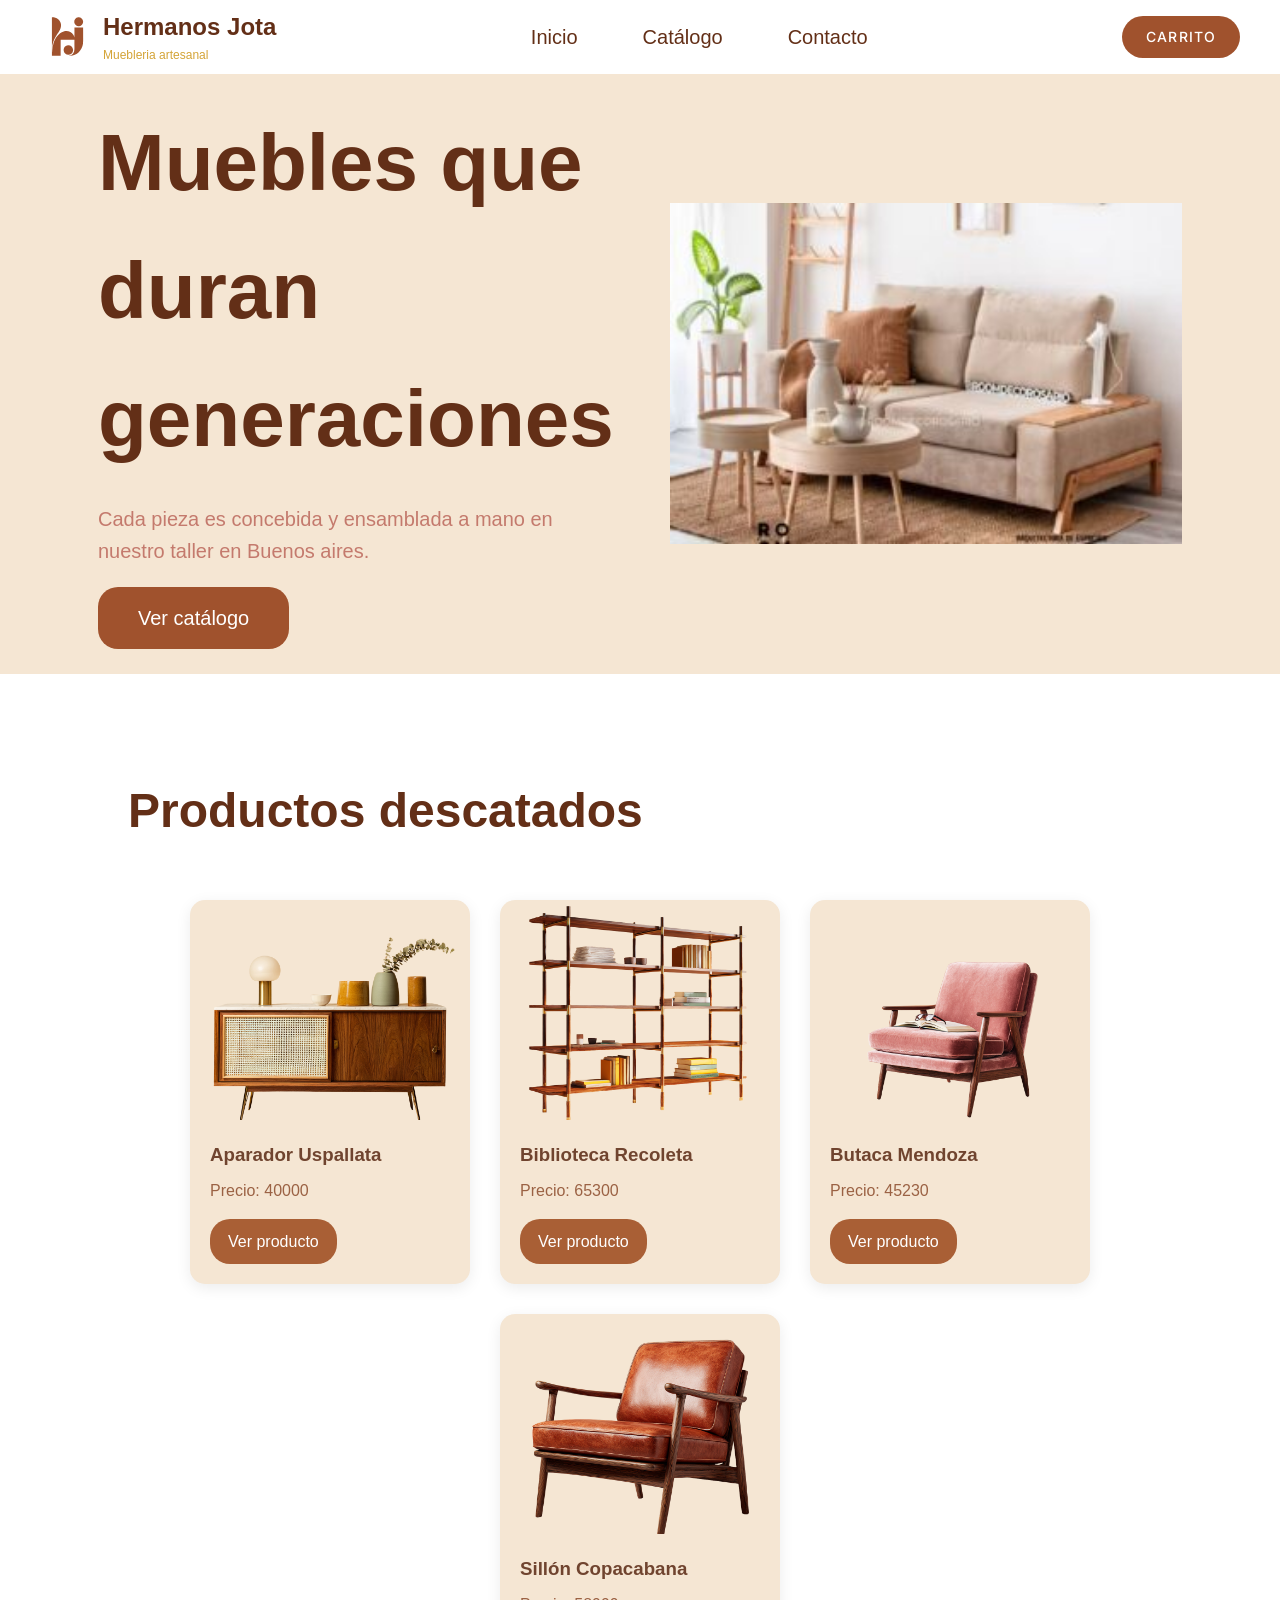
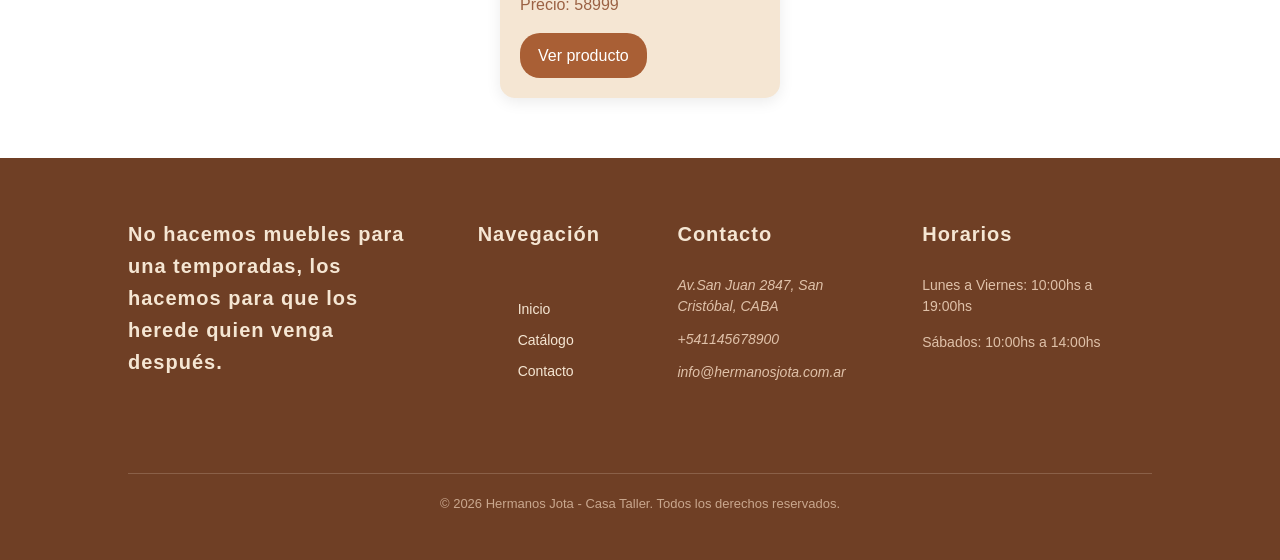
<file: index.html>
<!DOCTYPE html>
<html lang="es">
  <head>
    <meta charset="UTF-8">
    <meta name="viewport" content="width=device-width, initial-scale=1.0">
    <title>Mueblería Artesanal - Hermanos Jota</title>

    <link rel="stylesheet" href="./css/global.css">
    <link rel="stylesheet" href="./css/index.css">
  </head>
  <body>
    <header>
      <nav class="container-nav" >
        <!-- LOGO -->
        <a href="index.html" class="logo-nav">  
          <img src="./assets/images/logo.svg" alt="Logo">
          <div class="text-nav">
            <h2>Hermanos Jota</h2>
            <p>Muebleria artesanal</p>
          </div>
        </a>
          
        <!-- NAVEGACION PRINCIPAL-->
        <ul class="items-nav">
          <li>
            <a href="index.html">Inicio</a>
          </li>
          <li>
            <a href="./html/catalogo.html">Catálogo</a>
          </li>
          <li>
            <a href="./html/contacto.html">Contacto</a>
          </li>
        </ul>

        <!-- CARRITO -->
        <a href="./html/carrito.html" class="cart-button">Carrito</a>

      </nav>
    </header>
    
    <main>
      <!-- HERO BANNER -->
      <section class="container-hero-banner">
        <div class="hero-info">
          <h1 class="title-banner">Muebles que duran generaciones</h1>
          <p class="text-banner">Cada pieza es concebida y ensamblada a mano en nuestro taller en Buenos aires.</p>
          <a href="./html/catalogo.html" class="btn-catalogo-banner" >Ver catálogo</a>
        </div>

        <div class="hero-img">
          <img src="./assets/images/hero-banner.png" alt="Producto de muestra.">
        </div>
      </section>

      <!-- PRODUCTOS DESTACADOS -->
      <section class="container-products-destac" id="contenedor-destac">
        <h2>Productos descatados</h2>

        <!-- <article class="producto">
          <img src="./assets/images/sofa-patagonia.png" alt="Sofá Patagonia">
          <h3>Sofá Patagonia</h3>
          <p>Sofá de tres cuerpos tapizado en lino Warm Alabaster con patas cónicas de maderas.</p>
          <p>$550.000</p>
          <a href="./html/producto.html">Ver producto</a>
        </article>

        <article class="producto">
          <img src="./assets/images/sillas-cordoba.png" alt="Sillas Córdoba">
          <h3>Sillas Córdoba</h3>
          <p>Set de cuatro sillas apilables en contrachapado moldeado de nogal y estructura tubular pintada en Sage Green.</p>
          <p>$150.000</p>
          <a href="./html/producto.html">Ver producto</a>
        </article>

        <article class="producto">
          <img src="./assets/images/biblioteca-recoleta.png" loading="lazy" alt="Biblioteca Recoleta">
          <h3>Biblioteca Recoleta</h3>
          <p>Sistema modular de estantes abierto que combina estructura de acero Sage Green y repisas en roble claro.</p>
          <p>$405.000</p>
          <a href="./html/producto.html">Ver producto</a>
        </article>

        <article class="producto">
          <img src="./assets/images/escritorio-costa.png" alt="Escritorio Costa">
          <h3>Escritorio Costa</h3>
          <p>Escritorio compacto con cajón organizado y tapa pasacables integrada en bambú laminado.</p>
          <p>$325.000</p>
          <a href="./html/producto.html">Ver producto</a>
        </article> -->
      </section>

    </main>

    <footer class="container-footer">
      <h3>No hacemos muebles para una temporadas, los hacemos para que los herede quien venga después.</h3>
      <!-- NAVEGACION FOOTER -->
      <section class="footer-nav">
        <h3>Navegación</h3>
        <nav>
          <ul>
            <li><a href="index.html">Inicio</a></li>
            <li><a href="./html/catalogo.html">Catálogo</a></li>
            <li><a href="./html/contacto.html">Contacto</a></li>
          </ul>
        </nav>
      </section>

      <!-- CONTACTO -->
      <section class="footer-contact">
        <h3>Contacto</h3>

        <address>
          <p>Av.San Juan 2847, San Cristóbal, CABA</p>
          <p>+541145678900</p>
          <p>info@hermanosjota.com.ar</p>
        </address>

      </section>

      <!-- HORARIOS -->
      <section class="footer-hours">
        <h3>Horarios</h3>
        <p>Lunes a Viernes: 10:00hs a 19:00hs</p>
        <p>Sábados: 10:00hs a 14:00hs </p>
      </section>

      <section class="footer-copy">
        <p>&copy; 2026 Hermanos Jota - Casa Taller. Todos los derechos reservados.</p>
      </section>
    </footer>

    <script src="./js/index.js" type="module" ></script>
  </body>
</html>
</file>
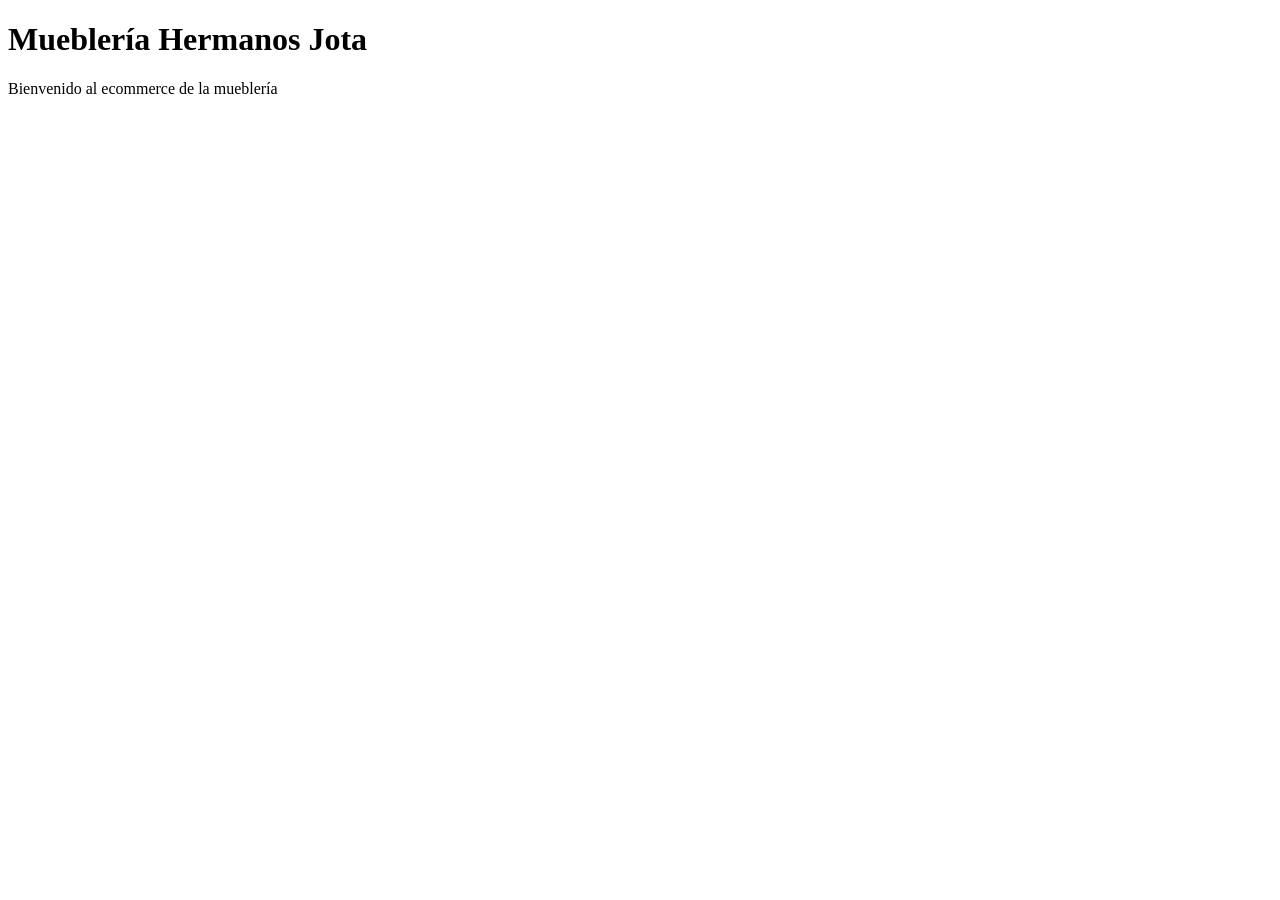
<file: docs/index.html>
<!DOCTYPE html>
<html lang="en">
<head>
  <meta charset="UTF-8">
  <meta name="viewport" content="width=device-width, initial-scale=1.0">
  <title>Mueblería Hermanos Jota - Inicio</title>
</head>
<body>
  <h1>Mueblería Hermanos Jota</h1>
  <p>Bienvenido al ecommerce de la mueblería</p>
</body>
</html>
</file>
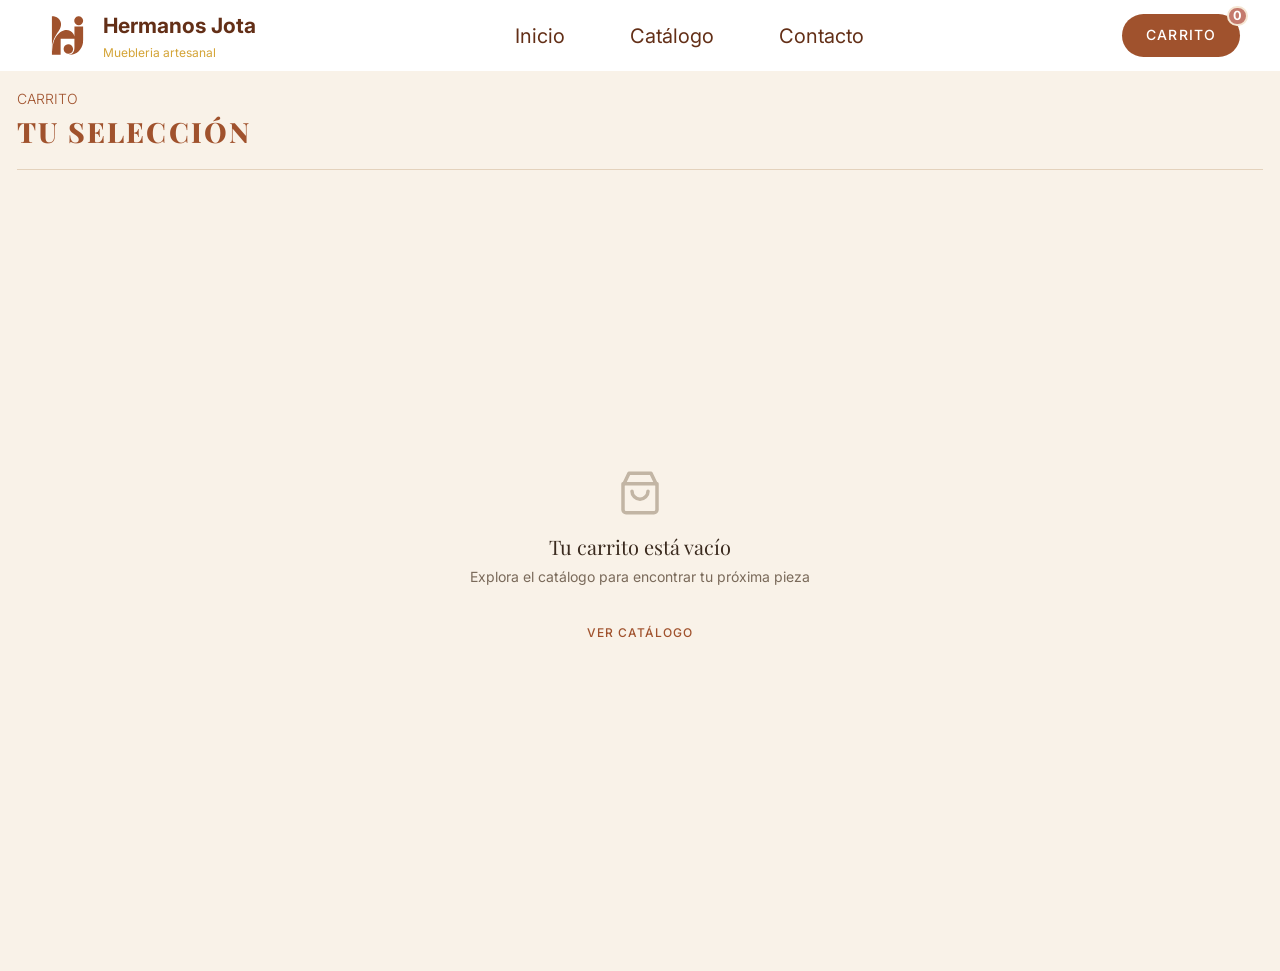
<file: html/carrito.html>
<!DOCTYPE html>
<html lang="es">

<head>
  <meta charset="UTF-8">
  <meta name="viewport" content="width=device-width, initial-scale=1.0">
  <meta name="description" content="Visualiza tu carrito actual en la página de Mueblería Hermanos Jota">
  <title>Carrito - Mueblería Jermanos Jota</title>
  <link rel="stylesheet" href="../css/global.css">
  <link rel="stylesheet" href="../css/carrito.css">
</head>

<body>
  <header>
    <nav class="container-nav">
      <!-- LOGO -->
      <a href="index.html" class="logo-nav">
        <img src="../assets/images/logo.svg" alt="Logo">
        <div class="text-nav">
          <h2>Hermanos Jota</h2>
          <p>Muebleria artesanal</p>
        </div>
      </a>
  
      <!-- NAVEGACION PRINCIPAL-->
      <ul class="items-nav">
        <li>
          <a href="../index.html">Inicio</a>
        </li>
        <li>
          <a href="catalogo.html">Catálogo</a>
        </li>
        <li>
          <a href="contacto.html">Contacto</a>
        </li>
      </ul>
  
      <!-- CARRITO -->
      <a href="carrito.html" class="cart-button">Carrito</a>
  
    </nav>
  </header>
  <main class="cart-page">
    <section class="cart-heading" aria-labelledby="cart-title">
      <p>Carrito</p>
      <h1>Tu selección</h1>
    </section>

    <section class="cart-content" aria-label="Productos agregados al carrito">
      <article id="empty-cart">
        <svg class="empty-cart-icon" aria-hidden="true" viewBox="0 0 40 46" focusable="false">
          <path d="M3 14.5h34v26a3 3 0 0 1-3 3H6a3 3 0 0 1-3-3v-26Z" />
          <path d="M4 14.5 9 4h22l5 10.5M12 22c0 4.4 3.6 8 8 8s8-3.6 8-8" />
        </svg>
        <h2>Tu carrito está vacío</h2>
        <p>Explora el catálogo para encontrar tu próxima pieza</p>
      
        <a href="./catalogo.html" class="button button-secondary">Ver catálogo</a>
      </article>

      <article id="not-empty-cart">
        <h2>Productos agregados</h2>
        
        <ul id="product-list">
        </ul>
        
        <section class="cart-summary" aria-labelledby="summary-title">
          <div class="summary-header">
            <h2>Total</h2>
            <p id="total-price">$ 0.00</p>
          </div>
        
          <p class="summary-message">El envío y armado se cotizan según domicilio al confirmar el pedido.</p>
        
          <div class="summary-actions">
            <button class="button button-primary" type="button">Finalizar compra</button>
            <button class="button button-secondary" type="button" id="clear-cart">Vaciar carrito</button>
          </div>
        </section>
      </article>
    </section>
  </main>

  <script type="module" src="../js/carrito.js"></script>
</body>

</html>
</file>
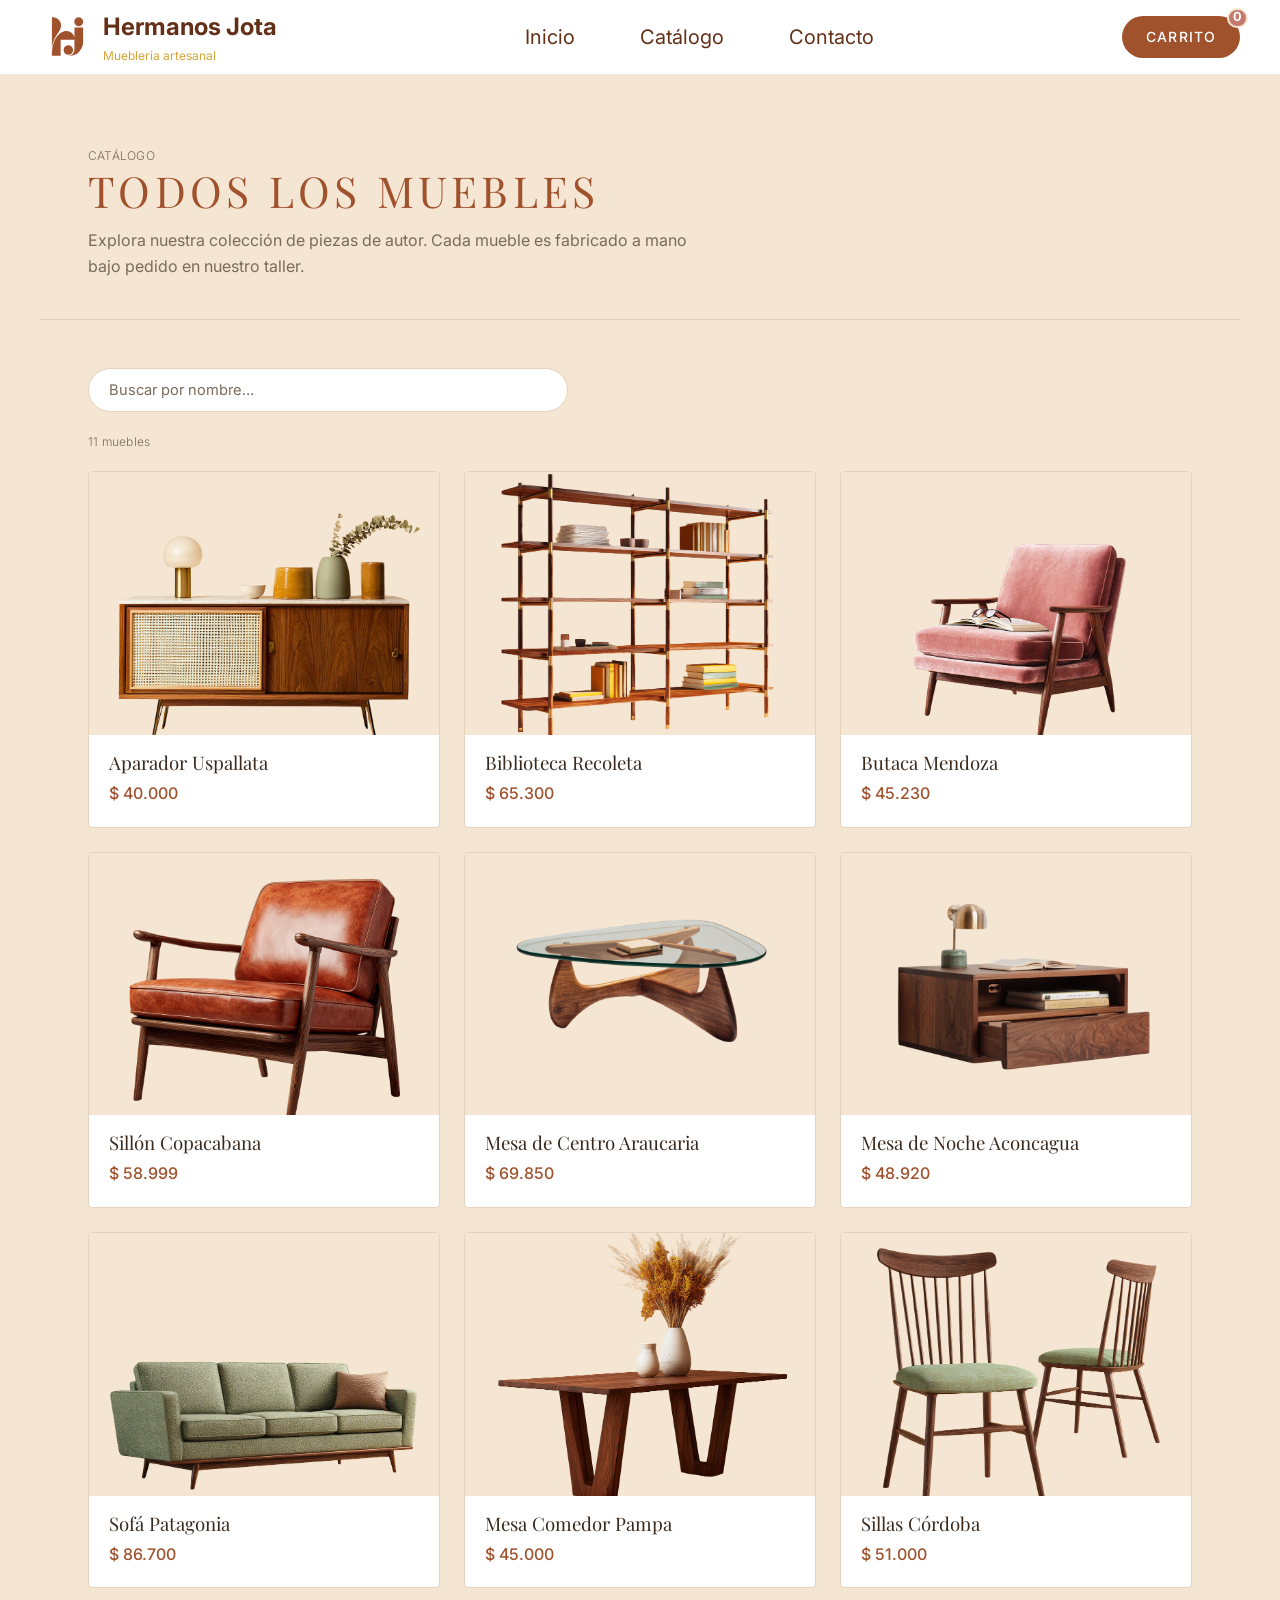
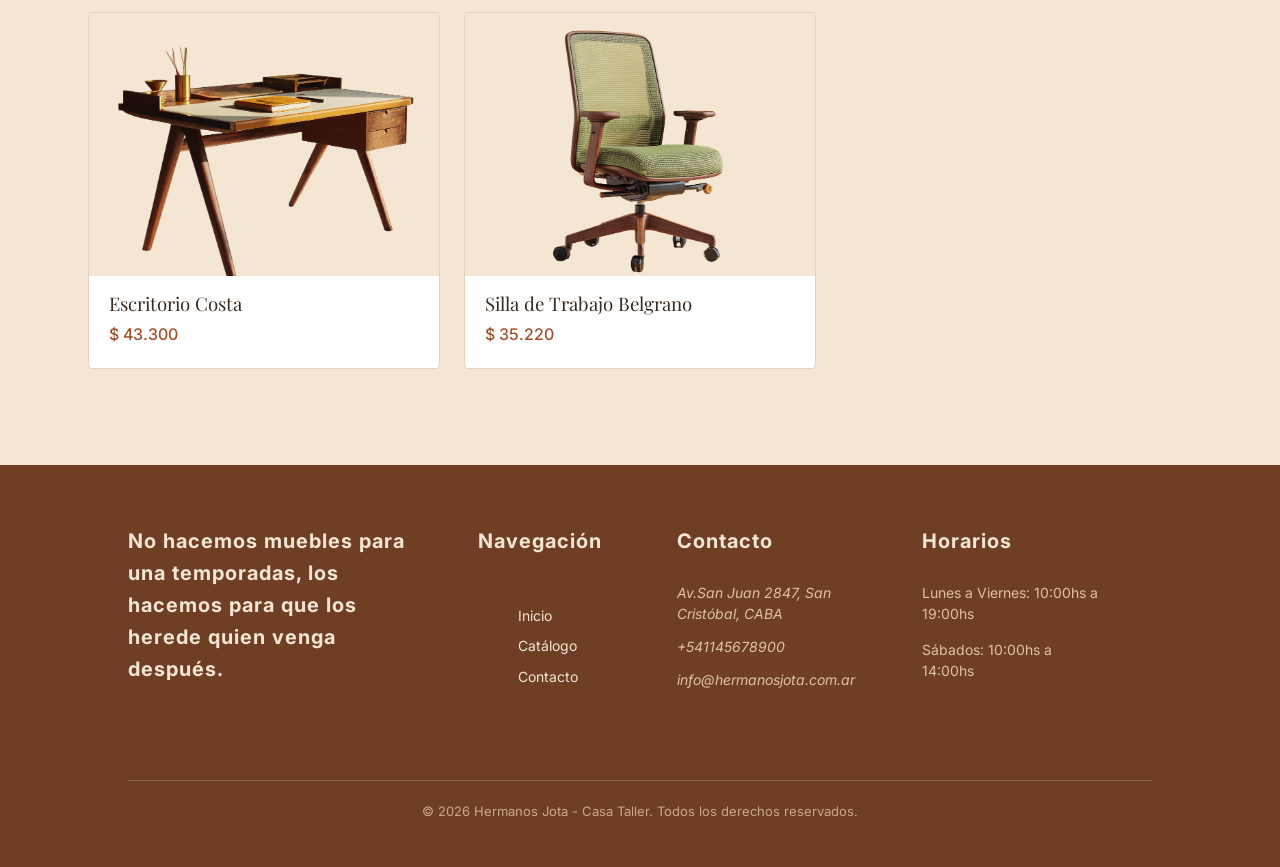
<file: html/catalogo.html>
<!DOCTYPE html>
<html lang="es">

<head>
    <meta charset="UTF-8">
    <meta name="viewport" content="width=device-width, initial-scale=1.0">
    <meta name="description" content="Catálogo de Mueblería Hermanos Jota: muebles de autor fabricados a mano bajo pedido en nuestro taller de Buenos Aires.">
    <title>Catálogo - Mueblería Hermanos Jota</title>
    <link rel="stylesheet" href="../css/global.css">
    <link rel="stylesheet" href="../css/catalogo.css">
</head>

<body>
    <header>
        <nav class="container-nav">
            <!-- LOGO -->
            <a href="index.html" class="logo-nav">
                <img src="../assets/images/logo.svg" alt="Logo">
                <div class="text-nav">
                    <h2>Hermanos Jota</h2>
                    <p>Muebleria artesanal</p>
                </div>
            </a>
    
            <!-- NAVEGACION PRINCIPAL-->
            <ul class="items-nav">
                <li>
                    <a href="../index.html">Inicio</a>
                </li>
                <li>
                    <a href="catalogo.html">Catálogo</a>
                </li>
                <li>
                    <a href="contacto.html">Contacto</a>
                </li>
            </ul>
    
            <!-- CARRITO -->
            <a href="carrito.html" class="cart-button">Carrito</a>
    
        </nav>
    </header>

    <main class="catalog-page">

        <!-- Presentación del catálogo -->
        <section class="catalog-hero" aria-labelledby="catalog-title">
            <p class="page-label">Catálogo</p>
            <h1 id="catalog-title">Todos los muebles</h1>
            <p>
                Explora nuestra colección de piezas de autor. Cada mueble es
                fabricado a mano bajo pedido en nuestro taller.
            </p>
        </section>

        <!-- Grilla de productos -->
        <section class="catalog" aria-labelledby="products-title">
            <h2 id="products-title" class="visually-hidden">Productos</h2>

            <!-- El campo de búsqueda lo implementa Gastón.
                 Solo por nombre: products.js todavía no tiene categoría. -->
            <form class="search-container" role="search">
                <label for="catalog-search" class="visually-hidden">Buscar productos</label>
                <input
                    type="search"
                    id="catalog-search"
                    class="search-input"
                    placeholder="Buscar por nombre..."
                    autocomplete="off"
                >
            </form>

            <!-- Estado de carga y cantidad de resultados -->
            <p id="results-count" class="results-count" aria-live="polite"></p>

            <!-- Las tarjetas (cada una en un <li>) se generan desde js/catalogo.js -->
            <ul id="catalog-grid" class="catalog-grid"></ul>
        </section>

    </main>

    <footer class="container-footer">
        <h3>No hacemos muebles para una temporadas, los hacemos para que los herede quien venga después.</h3>
        <!-- NAVEGACION FOOTER -->
        <section class="footer-nav">
            <h3>Navegación</h3>
            <nav>
                <ul>
                    <li><a href="index.html">Inicio</a></li>
                    <li><a href="./html/catalogo.html">Catálogo</a></li>
                    <li><a href="./html/contacto.html">Contacto</a></li>
                </ul>
            </nav>
        </section>
    
        <!-- CONTACTO -->
        <section class="footer-contact">
            <h3>Contacto</h3>
    
            <address>
                <p>Av.San Juan 2847, San Cristóbal, CABA</p>
                <p>+541145678900</p>
                <p>info@hermanosjota.com.ar</p>
            </address>
    
        </section>
    
        <!-- HORARIOS -->
        <section class="footer-hours">
            <h3>Horarios</h3>
            <p>Lunes a Viernes: 10:00hs a 19:00hs</p>
            <p>Sábados: 10:00hs a 14:00hs </p>
        </section>
    
        <section class="footer-copy">
            <p>&copy; 2026 Hermanos Jota - Casa Taller. Todos los derechos reservados.</p>
        </section>
    </footer>

    <script type="module" src="../js/catalogo.js"></script>
</body>

</html>
</file>
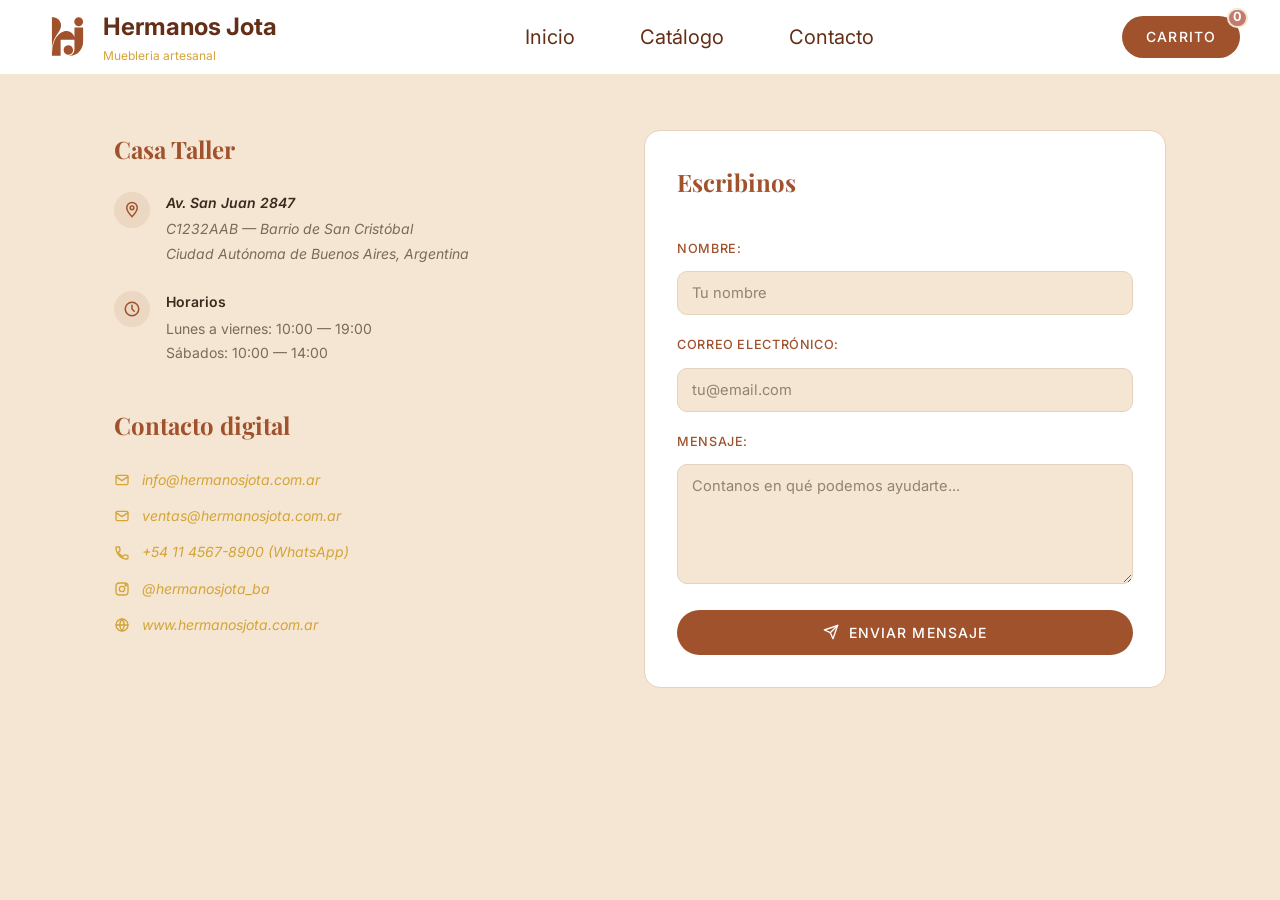
<file: html/contacto.html>
<!DOCTYPE html>
<html lang="es">
<head>
    <meta charset="UTF-8">
    <meta name="viewport" content="width=device-width, initial-scale=1.0">
    <title>Contacto</title>
    <link rel="stylesheet" href="../css/global.css">
    <link rel="stylesheet" href="../css/contacto.css">
</head>
<body>
    <header>
        <nav class="container-nav">
            <!-- LOGO -->
            <a href="index.html" class="logo-nav">
                <img src="../assets/images/logo.svg" alt="Logo">
                <div class="text-nav">
                    <h2>Hermanos Jota</h2>
                    <p>Muebleria artesanal</p>
                </div>
            </a>
    
            <!-- NAVEGACION PRINCIPAL-->
            <ul class="items-nav">
                <li>
                    <a href="../index.html">Inicio</a>
                </li>
                <li>
                    <a href="catalogo.html">Catálogo</a>
                </li>
                <li>
                    <a href="contacto.html">Contacto</a>
                </li>
            </ul>
    
            <!-- CARRITO -->
            <a href="carrito.html" class="cart-button">Carrito</a>
    
        </nav>
    </header>

    <main>
        <section class="contact-columns">

            <article class="contact-details">
                <h2 class="section-title">Casa Taller</h2>

                <address class="info-row">
                    <span class="icon-circle">
                        <svg viewBox="0 0 24 24" fill="none" stroke="currentColor" stroke-width="2" stroke-linecap="round" stroke-linejoin="round">
                            <path d="M12 21s7-7.58 7-12a7 7 0 1 0-14 0c0 4.42 7 12 7 12z"/>
                            <circle cx="12" cy="9" r="2.5"/>
                        </svg>
                    </span>
                    <div>
                        <p class="info-title">Av. San Juan 2847</p>
                        <p>C1232AAB — Barrio de San Cristóbal</p>
                        <p>Ciudad Autónoma de Buenos Aires, Argentina</p>
                    </div>
                </address>

                <section class="info-row">
                    <span class="icon-circle">
                        <svg viewBox="0 0 24 24" fill="none" stroke="currentColor" stroke-width="2" stroke-linecap="round" stroke-linejoin="round">
                            <circle cx="12" cy="12" r="9"/>
                            <path d="M12 7v5l3 3"/>
                        </svg>
                    </span>
                    <div>
                        <p class="info-title">Horarios</p>
                        <p>Lunes a viernes: 10:00 — 19:00</p>
                        <p>Sábados: 10:00 — 14:00</p>
                    </div>
                </section>

                <h2 class="section-title">Contacto digital</h2>
                <address>
                    <ul class="contact-list">
                        <li>
                            <svg viewBox="0 0 24 24" fill="none" stroke="currentColor" stroke-width="2" stroke-linecap="round" stroke-linejoin="round"><rect x="3" y="5" width="18" height="14" rx="2"/><path d="m3 7 9 6 9-6"/></svg>
                            info@hermanosjota.com.ar
                        </li>
                        <li>
                            <svg viewBox="0 0 24 24" fill="none" stroke="currentColor" stroke-width="2" stroke-linecap="round" stroke-linejoin="round"><rect x="3" y="5" width="18" height="14" rx="2"/><path d="m3 7 9 6 9-6"/></svg>
                            ventas@hermanosjota.com.ar
                        </li>
                        <li>
                            <svg viewBox="0 0 24 24" fill="none" stroke="currentColor" stroke-width="2" stroke-linecap="round" stroke-linejoin="round"><path d="M6.6 10.8a15 15 0 0 0 6.6 6.6l2.2-2.2a1 1 0 0 1 1-.25 11 11 0 0 0 3.5.56 1 1 0 0 1 1 1V20a1 1 0 0 1-1 1A17 17 0 0 1 3 4a1 1 0 0 1 1-1h3.5a1 1 0 0 1 1 1 11 11 0 0 0 .56 3.5 1 1 0 0 1-.25 1z"/></svg>
                            +54 11 4567-8900 (WhatsApp)
                        </li>
                        <li>
                            <svg viewBox="0 0 24 24" fill="none" stroke="currentColor" stroke-width="2" stroke-linecap="round" stroke-linejoin="round"><rect x="3" y="3" width="18" height="18" rx="5"/><circle cx="12" cy="12" r="4"/><circle cx="17.5" cy="6.5" r="1"/></svg>
                            @hermanosjota_ba
                        </li>
                        <li>
                            <svg viewBox="0 0 24 24" fill="none" stroke="currentColor" stroke-width="2" stroke-linecap="round" stroke-linejoin="round"><circle cx="12" cy="12" r="9"/><path d="M3 12h18M12 3a14 14 0 0 1 0 18 14 14 0 0 1 0-18z"/></svg>
                            www.hermanosjota.com.ar
                        </li>
                    </ul>
                </address>
            </article>

            <section class="contact-form-card" aria-labelledby="form-title">
                <h2 id="form-title">Escribinos</h2>
                <form action="enviar_formulario.php" method="post">
                    <label for="nombre">Nombre:</label>
                    <input type="text" id="nombre" name="nombre" placeholder="Tu nombre" required>

                    <label for="email">Correo electrónico:</label>
                    <input type="email" id="email" name="email" placeholder="tu@email.com" required>

                    <label for="mensaje">Mensaje:</label>
                    <textarea id="mensaje" name="mensaje" placeholder="Contanos en qué podemos ayudarte..." required></textarea>

                    <button type="submit">
                        <svg viewBox="0 0 24 24" fill="none" stroke="currentColor" stroke-width="2" stroke-linecap="round" stroke-linejoin="round"><path d="M22 2 11 13"/><path d="M22 2 15 22l-4-9-9-4 20-7z"/></svg>
                        Enviar mensaje
                    </button>
                </form>
            </section>

        </section>
    </main>
    <script type="module" src="../js/contacto.js"></script>
</body>
</html>
</file>
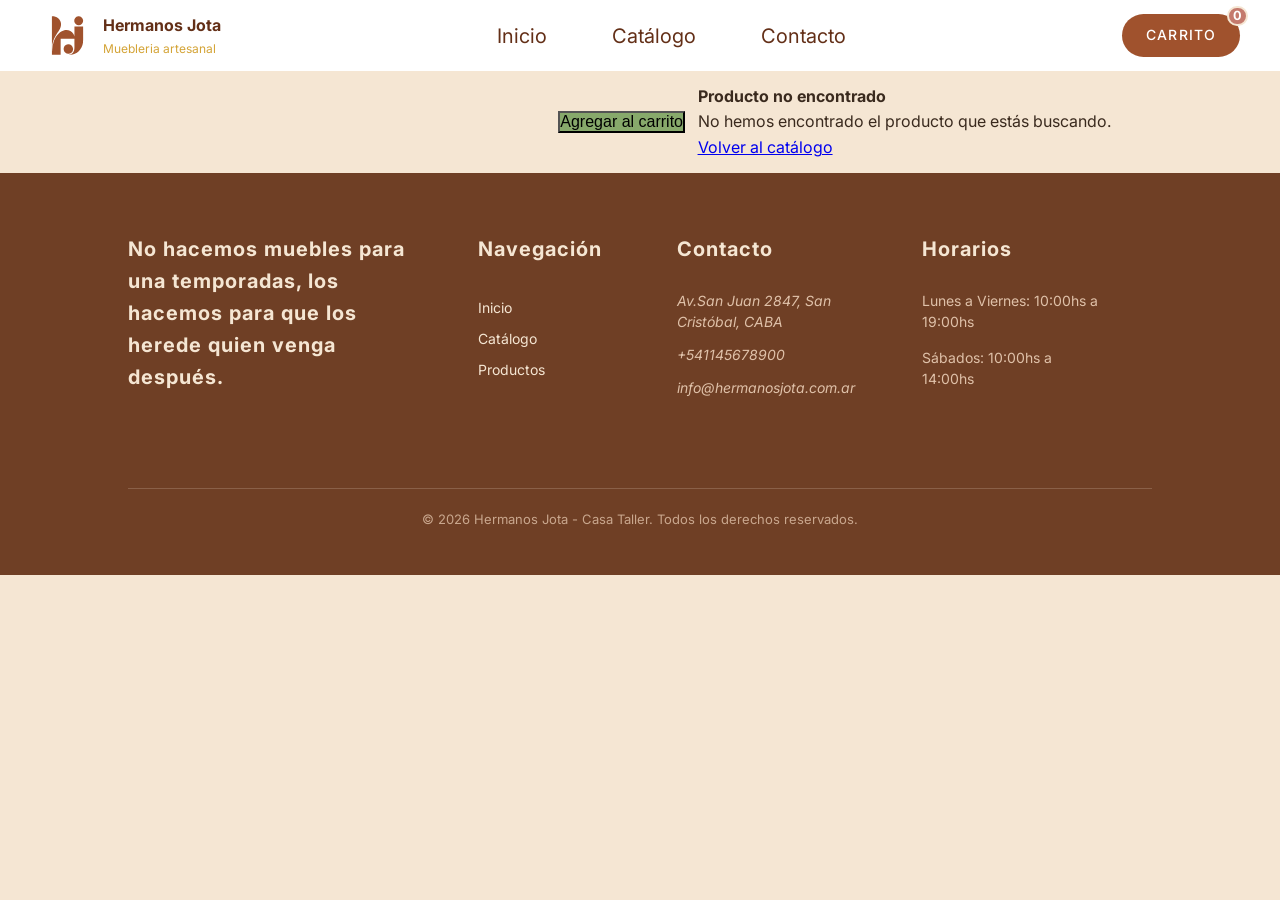
<file: html/producto.html>
<!DOCTYPE html>
<html lang="es">

<head>
  <meta charset="UTF-8" />
  <meta name="viewport" content="width=device-width, initial-scale=1.0" />
  <title>Producto - Mueblería Hermanos Jota</title>
  <link rel="stylesheet" href="../css/global.css" />
  <link rel="stylesheet" href="../css/producto.css" />
</head>

<body>
  <header>
    <nav class="container-nav">
      <!-- LOGO -->
      <a href="index.html" class="logo-nav">
        <img src="../assets/images/logo.svg" alt="Logo">
        <div class="text-nav">
          <h2>Hermanos Jota</h2>
          <p>Muebleria artesanal</p>
        </div>
      </a>
  
      <!-- NAVEGACION PRINCIPAL-->
      <ul class="items-nav">
        <li>
          <a href="../index.html">Inicio</a>
        </li>
        <li>
          <a href="catalogo.html">Catálogo</a>
        </li>
        <li>
          <a href="contacto.html">Contacto</a>
        </li>
      </ul>
  
      <!-- CARRITO -->
      <a href="carrito.html" class="cart-button">Carrito</a>
  
    </nav>
  </header>

  <main id="product-page">
    <img id="image-product" />

    <article>
        <h1 id="titulo-producto"></h1>

        <p id="description-product"></p>
        <p id="price-product"></p>

        <button id="carrito">Agregar al carrito</button>

        <section id="details-product">
          <table id="especificaciones"></table>
        </section>
    </article>

    <section id="not-found" style="display: none;">
      <h2>Producto no encontrado</h2>
      <p>No hemos encontrado el producto que estás buscando.</p>
      <a href="../index.html">Volver al catálogo</a>
    </section>
  </main>

<footer class="container-footer">
      <h3>No hacemos muebles para una temporadas, los hacemos para que los herede quien venga después.</h3>
      <!-- NAVEGACION FOOTER -->
      <section class="footer-nav">
        <h3>Navegación</h3>
        <nav>
          <ul>
            <li><a href="../index.html">Inicio</a></li>
            <li><a href="./catalogo.html">Catálogo</a></li>
            <li><a href="./contacto.html">Productos</a></li>
          </ul>
        </nav>
      </section>

      <!-- CONTACTO -->
      <section class="footer-contact">
        <h3>Contacto</h3>

        <address>
          <p>Av.San Juan 2847, San Cristóbal, CABA</p>
          <p>+541145678900</p>
          <p>info@hermanosjota.com.ar</p>
        </address>

      </section>

      <!-- HORARIOS -->
      <section class="footer-hours">
        <h3>Horarios</h3>
        <p>Lunes a Viernes: 10:00hs a 19:00hs</p>
        <p>Sábados: 10:00hs a 14:00hs </p>
      </section>

      <section class="footer-copy">
        <p>&copy; 2026 Hermanos Jota - Casa Taller. Todos los derechos reservados.</p>
      </section>
    </footer>
  <script type="module" src="../js/product.js"></script>
</body>

</html>
</file>
<file: css/global.css>
@import url('https://fonts.googleapis.com/css2?family=Playfair+Display:wght@400;700&family=Inter:wght@300;400;500;700&display=swap');

:root {
    --siena-tostado: #A0522D;
    --verde-salvia: #87A96B;
    --alabastro: #F5E6D3;
    --vara-de-oro: #D4A437;
    --rosa-polvoriento: #C47A6D;
    
    --text-principal: #3A2A1E;
    --text-secundario: #7A6A5A;
    --borde: #E4D2BC;

    --font-primaria: 'Inter', sans-serif;
    --font-secundaria: 'Playfair Display', Georgia, serif;
}

* {
    box-sizing: border-box;
}

body {
    margin: 0;
    font-family: var(--font-primaria);
    font-weight: 400;
    font-size: 12pt;
    line-height: 1.6;
    color: var(--text-principal);
    background-color: var(--alabastro);
}

/* SECCION NAV ------------------------------*/
.container-nav{
    width: 100%;
    background-color: white;

    display: flex;
    align-items: center;
    justify-content: space-between;

    padding: 8px 40px;
    box-sizing: border-box;
}

/* LOGO */
.logo-nav{
    display: flex;
    align-items: center;
    gap: 8px;

    text-decoration: none;
    /* color: inherit; */
}

.logo-nav img {
    width: 55px;
    height: auto;
}

.text-nav{
    display: flex;
    flex-direction: column;
}

.text-nav h2{
    color: #632f17;
    font-weight: bold;

    margin: 0;
    height: auto;
}

.text-nav p{
    color: #D4A437;
    margin: 0;
    font-size: 12px;
}

/* NAVEGACION */
.items-nav{
    display: flex;
    align-items: center;
    gap: 25px;

    list-style: none;
    margin: 0;
    padding: 0;

    transition: color 0.3s ease;
}

.items-nav a:hover{
    color: #d9a77a;
}

.items-nav a{
    text-decoration: none;
    font-size: 20px;
    color: #632f17;
    padding: 20px;
}

/* SECCION HERO BANNER ------------------------*/

.container-hero-banner{
    background-color: #F5E6D3;
    width: 100%;
    min-height: 600px;
    

    display: flex;
    align-items: center;
    justify-content: center;
    gap: 60px;
}

.hero-info,
.hero-img {
    width: 40%;
}

.hero-img {
    display: flex;
    justify-content: center;
}

.hero-img img {
    width: 100%;
    max-width: 700px;
    height: auto;
}

.title-banner{
    font-size: 5rem;
    color: #632f17;
    margin: 0;
}

.text-banner{
    color: #C47A6D;
    font-size: 20px;
}

.btn-catalogo-banner{
    background-color: #A0522D;
    display: inline-block;
    font-size: 20px;
    padding: 15px 40px;
    border-radius: 20px;
    border: none;
    
    text-decoration: none;
    color: white;
}

.btn-catalogo-banner:hover {
    background-color: #8B5E3C;
    transform: translateY(-3px);
    box-shadow: 0 5px 15px rgba(0, 0, 0, 0.2);
}

/* Botón del carrito. */
.cart-button {
    position: relative;
    display: inline-flex;
    align-items: center;
    font-family: var(--font-primaria);
    font-weight: 500;
    font-size: 10.5pt;
    text-transform: uppercase;
    letter-spacing: 0.08em;
    color: #FFFFFF;
    text-decoration: none;
    background-color: var(--siena-tostado);
    border: none;
    border-radius: 999px;
    padding: 10px 24px;
    cursor: pointer;
    transition: background-color 0.2s ease;
}

.cart-button:hover {
    background-color: #8A4424;
}

/* Número de productos en el carrito (se agrega/actualiza desde contacto.js/carrito.js) */
.cart-badge {
    position: absolute;
    top: -8px;
    right: -8px;
    min-width: 20px;
    height: 20px;
    padding: 0 4px;
    display: flex;
    align-items: center;
    justify-content: center;
    font-family: var(--font-primaria);
    font-weight: 700;
    font-size: 9.5pt;
    text-transform: none;
    letter-spacing: normal;
    color: #FFFFFF;
    background-color: var(--rosa-polvoriento);
    border: 2px solid var(--alabastro);
    border-radius: 999px;
    line-height: 1;
}

/* SECCION FOOTER -------------------------------*/
footer {
    background-color: #6f3f25;
    color: #f5e6d3;

    padding: 60px 10% 45px;

    display: grid;
    grid-template-columns: 2fr 1fr 1.3fr 1.2fr 0fr;
    gap: 50px;

    align-items: start;
}

.container-footer h3{
    margin: 0 0 25px;

    font-size: 20px;
    color: #f5e6d3;
    
    font-size: 20px;
    letter-spacing: 1px;
}

.footer-nav nav {
    display: flex;
    flex-direction: column;
    gap: 12px;
}

.footer-nav a {
    color: #f5e6d3;
    text-decoration: none;

    font-size: 14px;
    
    transition: color 0.3s ease;
}

.footer-nav li{
    list-style: none;
    padding-top: 5px;
}

.footer-nav a:hover {
    color: #d9a77a;
}



.footer-contact p {
    margin: 0 0 12px;

    font-size: 14px;
    line-height: 1.5;

    color: #dfc1a9;
}

.footer-hours p {
    margin: 0 0 15px;

    font-size: 14px;
    line-height: 1.5;

    color: #dfc1a9;
}

.footer-copy {
    grid-column: 1 / -1;
    text-align: center;

    border-top: 1px solid rgba(245, 230, 211, 0.2);
    padding-top: 20px;
    margin-top: 20px;
}

.footer-copy p {
    margin: 0;

    font-size: 13px;
    color: #c9a78e;
}

/* ---------- RESPONSIVE ---------- */
@media (max-width: 600px) {
    .container-footer {
        grid-template-columns: 1fr;
        padding: 45px 8%;
    }

    .footer-copy {
        grid-column: span 1;
    }

    header {
        flex-direction: column;
        gap: 16px;
        padding: 16px 24px;
    }

    nav {
        gap: 20px;
        flex-wrap: wrap;
        justify-content: center;
    }
}

@media (max-width: 900px) {

    .container-footer {
        grid-template-columns: 1fr 1fr;
        gap: 40px;
    }
}
</file>
<file: css/index.css>
body{
    background-color: white;
    font-family: sans-serif;
    margin: 0;
    color: black;
}

/* SECCION PRODUCTOS DESTACADOS ----------------------------- */
.container-products-destac{
    padding: 60px 10%;
    background-color: #ffffff;
    
    display: flex;
    flex-wrap: wrap;
    justify-content: center;
    gap: 30px;
}

.container-products-destac h2{
    color: #632f17;
    width: 100%;
    text-align: left;
    font-size: 3rem;
    margin-bottom: 20px;
}

.producto {
    width: 280px;
    background-color: #F5E6D3; /* SI NO, LE SACAMOS EL FONDO Y QUE QUEDE EN BLANCO*/
    border-radius: 15px;
    overflow: hidden;

    box-shadow: 0 4px 15px rgba(0, 0, 0, 0.08);

    transition: transform 0.3s ease, box-shadow 0.3s ease;
}

.producto img {
    width: 100%;
    height: 220px;
    object-fit: cover;
    display: block;
}

.producto h3 {
    margin: 20px 20px 8px;
    color: #70442F;
}

.producto p {
    margin: 0 20px 15px;
    color: #9B6244;
    
}

.producto a {
    display: inline-block;
    margin: 0 20px 20px;
    padding: 10px 18px;

    background-color: #A95F35;
    color: white;

    text-decoration: none;
    border-radius: 20px;

    transition: background-color 0.3s ease;
}

/* EFECTOS */
.producto:hover {
    transform: translateY(-8px);
    box-shadow: 0 8px 25px rgba(0, 0, 0, 0.15);
}

.producto a:hover {
    background-color: #70442F;
}
</file>
<file: css/carrito.css>
* {
  margin: 0;
  padding: 0;
  box-sizing: border-box;
}

[hidden] {
  display: none !important;
}

html {
  font-size: 16px;
}

ul {
  list-style-type: none;
}

body {
  min-width: 320px;
  min-height: 100vh;
  margin: 0;
  background-color: #F5E6D380;
  font-family: var(--font-primaria);
  font-size: 0.875rem;
  line-height: 1.6;
}

.link {
  color: var(--siena-claro);
  cursor: pointer;
  transition: color .1s ease;
}

.link:hover {
  color: var(--siena-tostado);
}

.button {
  display: inline-flex;
  align-items: center;
  justify-content: center;
  min-height: 2.8rem;
  padding: 0.75rem 1.25rem;
  font-family: var(--font-primaria);
  font-size: 0.75rem;
  font-weight: 500;
  letter-spacing: 0.08em;
  line-height: 1.2;
  text-align: center;
  text-transform: uppercase;
  cursor: pointer;
  text-decoration: none;
  transition: all 0.15s ease;
}

.button-primary {
  color: #fff;
  background-color: var(--siena-tostado);
  border: 1px solid var(--siena-tostado);
  border-radius: 999px;
  font-weight: 700;
}

.button-secondary {
  color: var(--siena-tostado);
  background-color: transparent;
  border: 1px solid var(--siena-claro);
  border-radius: 999px;
}

.button-primary:hover,
.button-primary:focus-visible {
  background-color: #874321;
  border-color: #874321;
}

.button-secondary:hover,
.button-secondary:focus-visible {
  color: #fff;
  background-color: var(--siena-tostado);
  border-color: var(--siena-tostado);
}

#empty-cart .button-secondary,
#not-empty-cart .summary-actions .button-secondary {
  min-width: 11rem;
}

/** Maqueta de la pag **/
.cart-page {
  max-width: 1440px;
  min-height: 100vh;
  padding: 1.2em;
  margin: 0 auto;

  display: flex;
  flex-direction: column;
}

.cart-content {
  padding: 1.2em 0;

  flex: 1;
  display: flex;
  flex-direction: column;
}

/** Título de la pagina **/
.cart-heading {
  text-transform: uppercase;
  color: var(--siena-tostado);
  padding-bottom: 1em;
  border-bottom: 1px solid var(--borde);
}

.cart-heading p {
  font-weight: 300;
  margin-bottom: 0;
}
.cart-heading h1 {
  font-family: var(--font-secundaria);
  font-size: 2em;
  font-weight: 800;
  letter-spacing: .08em;
}

/** Carrito vacío **/
#empty-cart {
  display: flex;
  flex: 1;
  flex-direction: column;
  align-items: center;
  justify-content: center;
  padding: 2rem 0;
  text-align: center;
}

.empty-cart-icon {
  width: 2.5rem;
  height: 2.9rem;
  margin-bottom: 1.15rem;
  fill: none;
  stroke: #c2b5a4;
  stroke-linecap: round;
  stroke-linejoin: round;
  stroke-width: 3.5;
}

#empty-cart h2 {
  margin-bottom: 0.35rem;
  color: var(--text-principal);
  font-family: var(--font-secundaria);
  font-size: 1.25rem;
  font-weight: 400;
  line-height: 1.35;
}

#empty-cart p {
  margin-bottom: 1.5rem;
  color: var(--text-secundario);
  font-size: 0.875rem;
  line-height: 1.5;
}

/** Productos  **/
.cart-content h2 {
  color: var(--text-principal);
}

.cart-content p {
  color: var(--text-secundario);
}

#product-list {
  padding: 1em 0;
  margin-bottom: 1em;
}

/** Carrito con productos **/
#not-empty-cart {
  display: flex;
  flex: 1;
  min-height: 0;
  flex-direction: column;
}

#not-empty-cart > h2 {
  position: absolute;
  width: 1px;
  height: 1px;
  overflow: hidden;
  clip: rect(0, 0, 0, 0);
  white-space: nowrap;
}

#not-empty-cart #product-list {
  display: flex;
  flex: 1;
  flex-direction: column;
  gap: 1rem;
  min-height: 0;
  padding: 1.2em 0;
}

#not-empty-cart #product-list > li,
#not-empty-cart .cart-item {
  position: relative;
  display: grid;
  grid-template-columns: 5rem minmax(0, 1fr) auto;
  grid-template-rows: 1fr auto;
  align-items: center;
  gap: 0.35rem 1rem;
  min-height: 6.6rem;
  padding: 0.75rem;
  border: 1px solid var(--borde);
  border-radius: 1rem;
  background-color: rgba(245, 230, 211, 0.45);
}

#not-empty-cart #product-list > li > img,
#not-empty-cart .cart-item .product-image {
  grid-row: 1 / -1;
  width: 5rem;
  height: 5rem;
  border-radius: 0.75rem;
  object-fit: cover;
}

#not-empty-cart .product-info,
#not-empty-cart .product-details {
  grid-column: 2;
  grid-row: 1;
  align-self: start;
  min-width: 0;
}

#not-empty-cart .product-info h3,
#not-empty-cart .product-details h3,
#not-empty-cart #product-list h3 {
  overflow: hidden;
  color: var(--text-principal);
  font-family: var(--font-secundaria);
  font-size: 0.95rem;
  font-weight: 700;
  line-height: 1.25;
  text-overflow: ellipsis;
  white-space: nowrap;
}

#not-empty-cart .product-category {
  color: var(--siena-claro);
  font-size: 0.75rem;
  line-height: 1.35;
}

#not-empty-cart .product-unit-price {
  color: var(--text-principal);
  font-size: 0.75rem;
  line-height: 1.35;
}

#not-empty-cart .product-total,
#not-empty-cart .product-price {
  grid-column: 3;
  grid-row: 2;
  align-self: end;
  color: var(--text-principal);
  font-size: 0.875rem;
  font-weight: 500;
  white-space: nowrap;
}

#not-empty-cart .quantity-control {
  display: inline-flex;
  align-items: center;
  gap: 0.85rem;
  color: var(--text-principal);
}

#not-empty-cart .quantity-button {
  display: grid;
  width: 1.75rem;
  height: 1.75rem;
  place-items: center;
  padding: 0;
  color: var(--siena-claro);
  background-color: transparent;
  border: 1px solid var(--borde);
  border-radius: 50%;
  font-size: 1.1rem;
  font-weight: 300;
  line-height: 1;
  transition: all 0.15s ease;
}

#not-empty-cart .quantity-button:hover,
#not-empty-cart .quantity-button:focus-visible {
  color: #fff;
  background-color: var(--siena-tostado);
  border-color: var(--siena-tostado);
}

#not-empty-cart .product-actions {
  grid-column: 2;
  grid-row: 2;
  align-self: end;
}

#not-empty-cart .remove-button {
  position: absolute;
  top: 0.65rem;
  right: 0.65rem;
  display: grid;
  width: 1.75rem;
  height: 1.75rem;
  place-items: center;
  padding: 0;
  color: var(--siena-claro);
  background: transparent;
  border: 0;
}

#not-empty-cart .remove-button svg {
  width: 1.5rem;
  height: 1.5rem;
  fill: currentColor;
  cursor: pointer;
}

#not-empty-cart .remove-button:hover,
#not-empty-cart .remove-button:focus-visible {
  color: var(--siena-tostado);
}

#not-empty-cart .cart-summary {
  margin-top: auto;
  padding: 1.2rem 0 0;
  border-top: 1px solid var(--borde);
}

#not-empty-cart .summary-header {
  display: flex;
  align-items: baseline;
  justify-content: space-between;
  gap: 1rem;
}

#not-empty-cart .summary-header h2 {
  color: var(--siena-claro);
  font-family: var(--font-secundaria);
  font-size: 1.4em;
  font-weight: 400;
}

#not-empty-cart .summary-header p {
  color: var(--text-principal);
  font-family: var(--font-secundaria);
  font-size: 1.25rem;
  font-weight: 700;
}

#not-empty-cart .summary-message {
  max-width: 36rem;
  margin: 0.55rem 0 1.15rem;
  color: var(--text-secundario);
  line-height: 1.45;
}

#not-empty-cart .summary-actions {
  display: flex;
  flex-direction: column;
  gap: 0.75rem;
}

#product-list .remove-button {
  font-size: .7em;
}

@media (min-width: 700px) {
  #not-empty-cart #product-list > li,
  #not-empty-cart .cart-item {
    grid-template-columns: 6rem minmax(0, 1fr) auto;
    min-height: 7.5rem;
    padding: 1rem;
  }

  #not-empty-cart #product-list > li > img,
  #not-empty-cart .cart-item .product-image {
    width: 6rem;
    height: 6rem;
  }

  #not-empty-cart .cart-summary {
    padding-top: 1.5rem;
  }

  #not-empty-cart .summary-actions {
    flex-direction: row;
  }
}
</file>
<file: css/catalogo.css>
/* ---------- UTILIDADES ---------- */
 
/* Oculta visualmente sin sacar del árbol de accesibilidad. */
.visually-hidden {
    position: absolute;
    width: 1px;
    height: 1px;
    margin: -1px;
    padding: 0;
    overflow: hidden;
    clip-path: inset(50%);
    white-space: nowrap;
    border: 0;
}
 
 
/* ---------- PRESENTACIÓN DEL CATÁLOGO ---------- */
 
.catalog-hero {
    max-width: 1200px;
    margin: 0 auto;
    padding: 40px 24px 24px;
    border-bottom: 1px solid var(--borde);
}
 
/* Leyenda: Inter Light 9pt, espaciado 0.02em (manual de marca). */
.page-label {
    margin: 0 0 8px;
    font-weight: 300;
    font-size: 9pt;
    letter-spacing: 0.02em;
    text-transform: uppercase;
    color: var(--text-secundario);
}
 
/* Título principal: Playfair Display, mayúsculas, espaciado 0.1em. */
.catalog-hero h1 {
    margin: 0 0 12px;
    font-family: var(--font-secundaria);
    font-weight: 400;
    font-size: 26pt;
    line-height: 1.2;
    letter-spacing: 0.1em;
    text-transform: uppercase;
    color: var(--siena-tostado);
}
 
.catalog-hero p {
    margin: 0;
    max-width: 60ch;
    color: var(--text-secundario);
}
 
 
/* ---------- SECCIÓN DEL CATÁLOGO ---------- */
 
.catalog {
    max-width: 1200px;
    margin: 0 auto;
    padding: 32px 24px 64px;
}
 
 
/* ---------- BUSCADOR ---------- */
 
.search-container {
    display: flex;
    margin: 0 0 20px;
}
 
.search-input {
    flex: 1;
    font-family: var(--font-primaria);
    font-size: 11pt;
    color: var(--text-principal);
    background-color: #FFFFFF;
    border: 1px solid var(--borde);
    border-radius: 999px;
    padding: 12px 20px;
}
 
.search-input::placeholder {
    color: var(--text-secundario);
}
 
.search-input:focus-visible {
    outline: 2px solid var(--siena-tostado);
    outline-offset: 2px;
}
 
 
/* ---------- CANTIDAD DE RESULTADOS ---------- */
 
.results-count {
    margin: 0 0 20px;
    font-weight: 300;
    font-size: 9pt;
    letter-spacing: 0.02em;
    color: var(--text-secundario);
}
 
 
/* ---------- GRILLA DE PRODUCTOS ---------- */
 
/* Es un <ul>: hay que sacarle las viñetas y el padding del navegador. */
.catalog-grid {
    display: flex;
    flex-wrap: wrap;
    gap: 24px;
    list-style: none;
    margin: 0;
    padding: 0;
}
 
/* Móvil: una tarjeta por fila. */
.product-card {
    display: flex;
    flex: 0 1 100%;
}
 
 
/* ---------- TARJETA DE PRODUCTO ---------- */
 
/* Toda la tarjeta es un enlace: más área de click y un solo tab stop. */
.product-link {
    display: flex;
    flex-direction: column;
    width: 100%;
    text-decoration: none;
    color: inherit;
    background-color: #FFFFFF;
    border: 1px solid var(--borde);
    border-radius: 4px;
    overflow: hidden;
    transition: border-color 0.2s ease;
}
 
.product-link:hover {
    border-color: var(--siena-tostado);
}
 
.product-link:focus-visible {
    outline: 2px solid var(--siena-tostado);
    outline-offset: 2px;
}
 
.product-image {
    display: block;
    width: 100%;
    aspect-ratio: 4 / 3;
    object-fit: cover;
    background-color: var(--alabastro);
}
 
.product-body {
    display: flex;
    flex-direction: column;
    gap: 6px;
    padding: 16px 20px 20px;
}
 
.product-name {
    margin: 0;
    font-family: var(--font-secundaria);
    font-weight: 400;
    font-size: 14pt;
    line-height: 1.3;
}
 
.product-price {
    margin: 0;
    font-weight: 500;
    font-size: 12pt;
    color: var(--siena-tostado);
}
 
 
/* ---------- SIN RESULTADOS ---------- */
 
/* Mensaje de "sin resultados". Lo usa el buscador de Gastón. */
.catalog-empty {
    margin: 32px 0 0;
    text-align: center;
    color: var(--text-secundario);
}
 
 
/* ---------- TABLET: dos columnas ---------- */
 
@media (min-width: 640px) {
 
    .catalog-hero {
        padding: 56px 32px 32px;
    }
 
    .catalog-hero h1 {
        font-size: 32pt;
    }
 
    .catalog {
        padding: 40px 32px 80px;
    }
 
    .search-container {
        max-width: 480px;
    }
 
    /* 100% menos el hueco de 24px, dividido en 2. */
    .product-card {
        flex: 0 1 calc((100% - 24px) / 2);
    }
 
}
 
 
/* ---------- ESCRITORIO: tres columnas ---------- */
 
@media (min-width: 1024px) {
 
    .catalog-hero {
        padding: 72px 48px 40px;
    }
 
    .catalog {
        padding: 48px 48px 96px;
    }
 
    /* 100% menos los dos huecos de 24px, dividido en 3. */
    .product-card {
        flex: 0 1 calc((100% - 48px) / 3);
    }
 
}
 
 
/* ---------- MOVIMIENTO REDUCIDO ---------- */
 
@media (prefers-reduced-motion: reduce) {
 
    .product-link {
        transition: none;
    }
 
}
</file>
<file: css/contacto.css>
/* ---------- LAYOUT DE DOS COLUMNAS ---------- */
.contact-columns {
    display: flex;
    align-items: flex-start;
    gap: 48px;
    max-width: 1100px;
    margin: 0 auto;
    padding: 56px 24px 80px;
    flex-wrap: wrap;
}

.contact-details {
    flex: 1 1 320px;
}

.section-title {
    font-family: var(--font-secundaria);
    font-weight: 700;
    font-size: 18pt;
    color: var(--siena-tostado);
    margin: 0 0 24px;
}

.contact-details .section-title:not(:first-child) {
    margin-top: 40px;
}

/* ---------- FILAS CON ÍCONO (dirección, horarios) ---------- */
.info-row {
    display: flex;
    gap: 16px;
    margin-bottom: 24px;
}

.icon-circle {
    flex-shrink: 0;
    width: 36px;
    height: 36px;
    display: flex;
    align-items: center;
    justify-content: center;
    background-color: rgba(160, 82, 45, 0.1);
    border-radius: 50%;
    color: var(--siena-tostado);
}

.icon-circle svg {
    width: 18px;
    height: 18px;
}

.info-row p {
    margin: 0 0 2px;
    font-size: 10.5pt;
    color: var(--text-secundario);
}

.info-row .info-title {
    font-family: var(--font-primaria);
    font-weight: 600;
    color: var(--text-principal);
    margin-bottom: 4px;
}

/* ---------- CONTACTO DIGITAL (lista con íconos) ---------- */
.contact-list {
    list-style: none;
    margin: 0;
    padding: 0;
    display: flex;
    flex-direction: column;
    gap: 14px;
}

.contact-list li {
    display: flex;
    align-items: center;
    gap: 12px;
    font-size: 10.5pt;
    color: var(--vara-de-oro);
}

.contact-list li svg {
    width: 16px;
    height: 16px;
    flex-shrink: 0;
}

/* ---------- TARJETA DEL FORMULARIO ---------- */
.contact-form-card {
    flex: 1 1 360px;
    background-color: #FFFFFF;
    border: 1px solid var(--borde);
    border-radius: 16px;
    padding: 32px;
}

.contact-form-card h2 {
    font-family: var(--font-secundaria);
    font-weight: 700;
    font-size: 18pt;
    color: var(--siena-tostado);
    margin: 0 0 24px;
}

form {
    display: flex;
    flex-direction: column;
    gap: 6px;
}

form label {
    font-family: var(--font-primaria);
    font-weight: 500;
    font-size: 9.5pt;
    text-transform: uppercase;
    letter-spacing: 0.05em;
    color: var(--siena-tostado);
    margin-top: 14px;
}

form input,
form textarea {
    font-family: var(--font-primaria);
    font-size: 11pt;
    color: var(--text-principal);
    background-color: var(--alabastro);
    border: 1px solid var(--borde);
    border-radius: 10px;
    padding: 12px 14px;
    margin-top: 6px;
    resize: vertical;
}

form textarea {
    min-height: 120px;
}

form input::placeholder,
form textarea::placeholder {
    color: var(--text-secundario);
    opacity: 0.8;
}

form input:focus,
form textarea:focus {
    outline: none;
    border-color: var(--siena-tostado);
    box-shadow: 0 0 0 3px rgba(160, 82, 45, 0.15);
}

form button {
    display: flex;
    align-items: center;
    justify-content: center;
    gap: 10px;
    font-family: var(--font-primaria);
    font-weight: 500;   /* antes: 700 — el manual pide Medium para CTAs */
    font-size: 10.5pt;
    text-transform: uppercase;
    letter-spacing: 0.08em;
    color: #FFFFFF;
    background-color: var(--siena-tostado);
    border: none;
    border-radius: 999px;
    padding: 14px 32px;
    margin-top: 20px;
    cursor: pointer;
    transition: background-color 0.2s ease;
}

form button svg {
    width: 16px;
    height: 16px;
}

form button:hover {
    background-color: #8A4424;
}

/* ---------- RESPONSIVE ---------- */
@media (max-width: 640px) {
    .contact-columns {
        padding: 40px 16px 56px;
        gap: 32px;
    }

    .section-title,
    .contact-form-card h2 {
        font-size: 15pt;
    }
}
</file>
<file: css/producto.css>
*{
    margin:0;
    padding:0;
    box-sizing: border-box;
    
    font-size: 12pt;
}
body{
    background-color:#F5E6D3;

}
#product-page{
    align-items: center;
    display: flex;
    flex-direction: row;
    justify-content: center;
    padding: 1%;
    gap:1%;
}
h1{
    color:#A0522D;
}
h1,h2{
    font-style:bold;
}
#carrito{
    font-style: medium;
    background-color:#87A96B;
}
#details-product{
    display: flex;
    flex-direction: row;
    justify-content: space-between;
    text-align:left;
    border-color:#D4A437;
    border-radius: 5%;
}
.th{
    font-style: medium;
    color:#D4A437;
}

a:not(".items-nav > a"){
    font-family: 'Playfair Display', 'Georgia';
    color:black;
    
}
img{
    width:30%;
}
</file>
